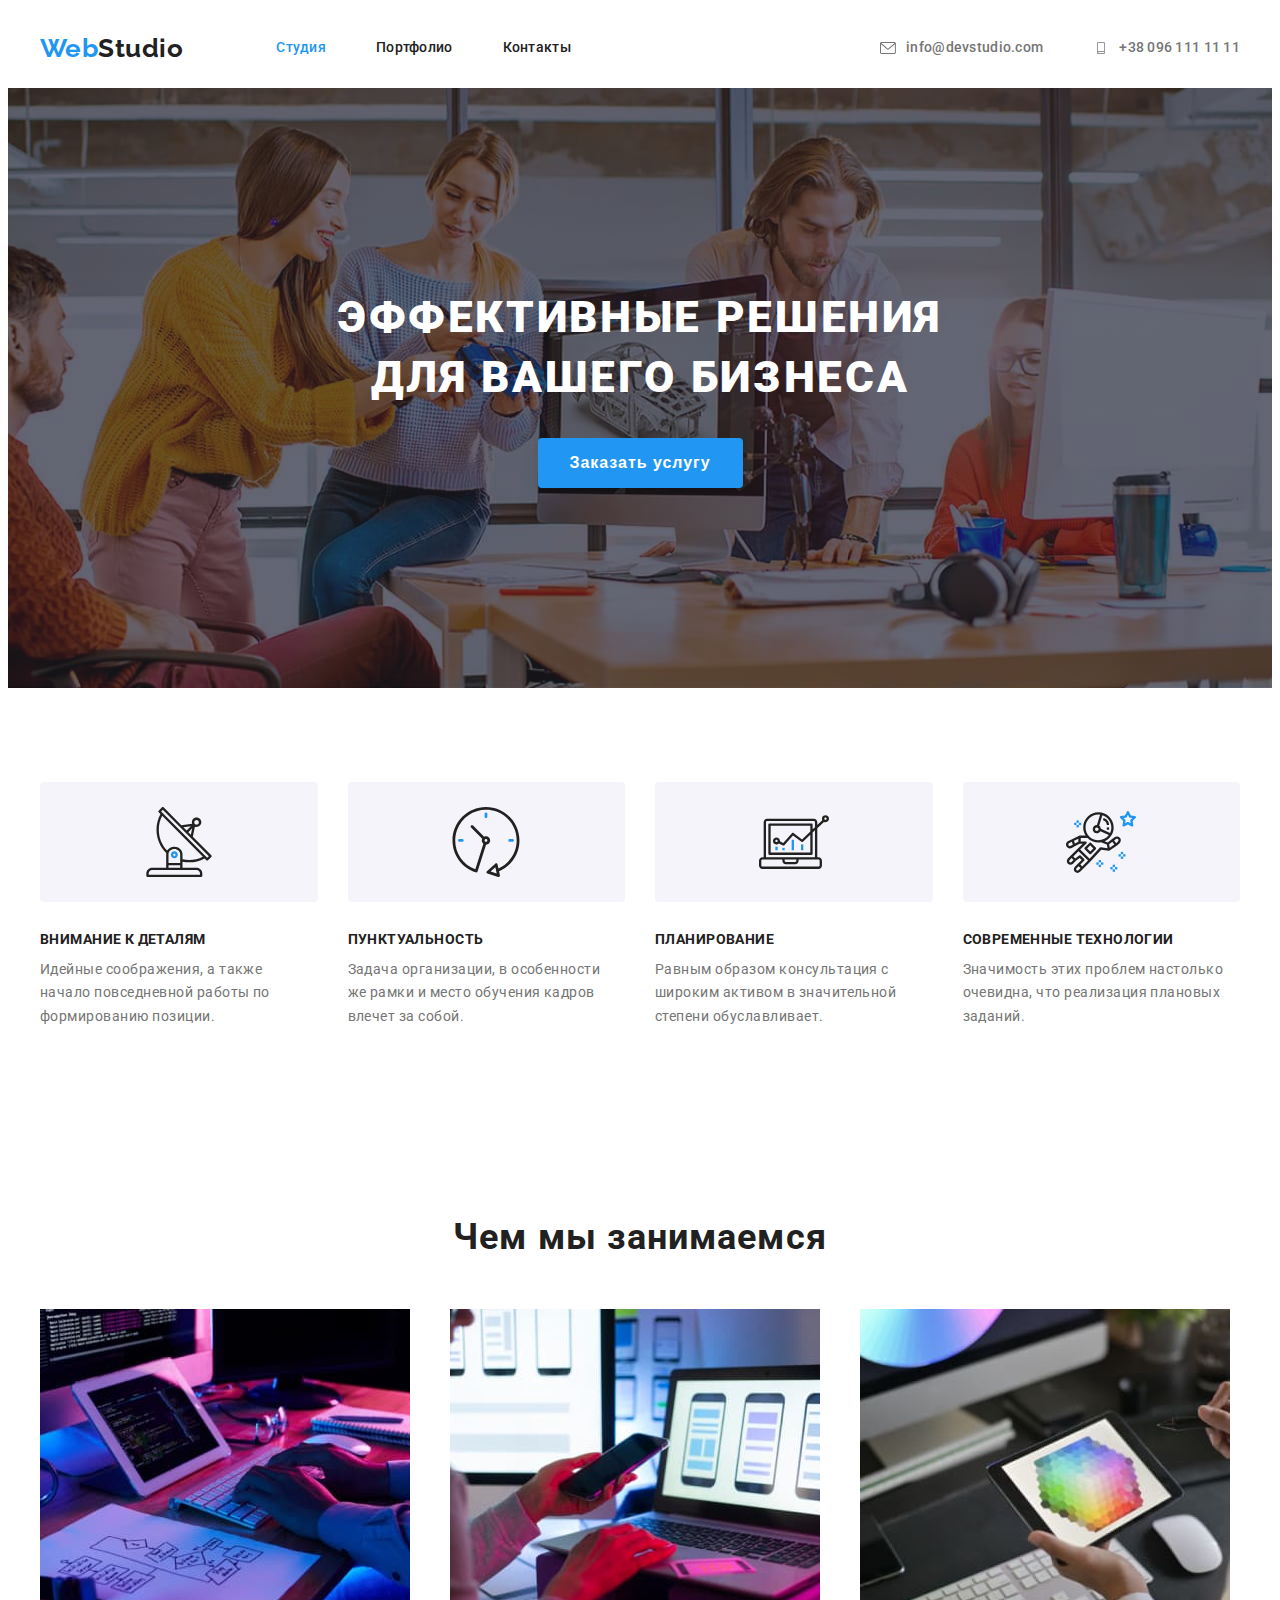
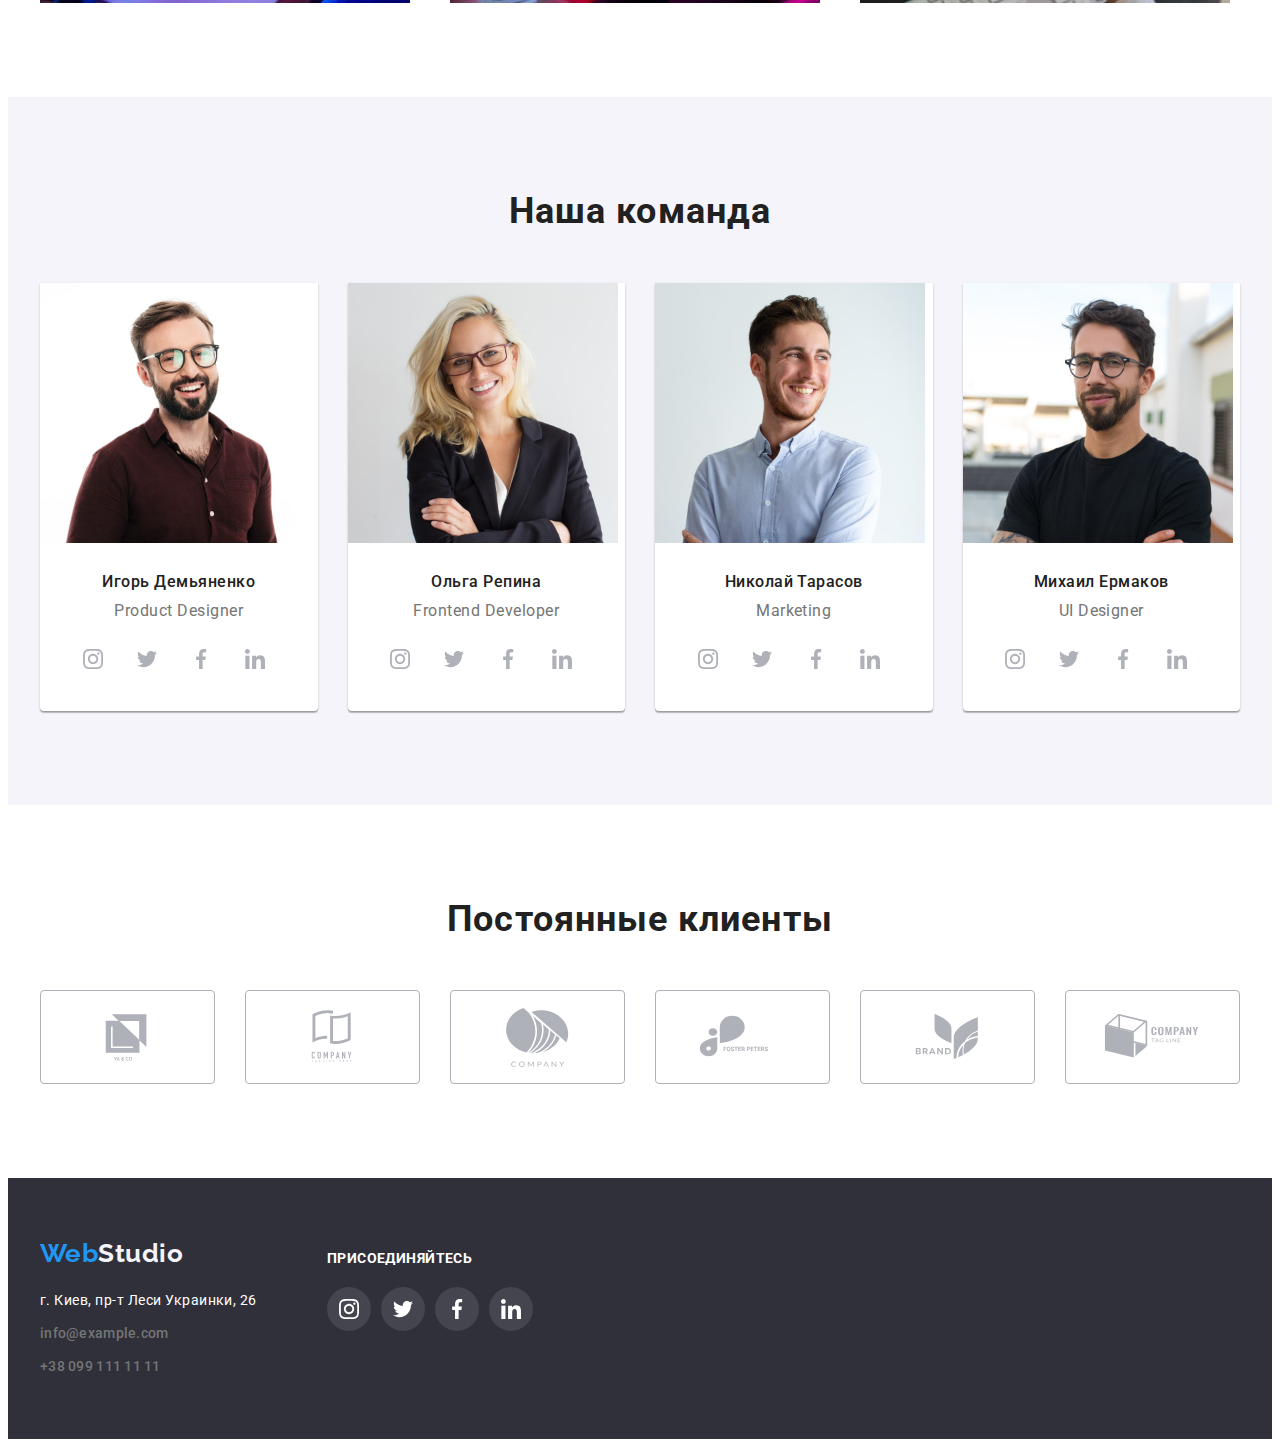
<file: index.html>
<!DOCTYPE html>
<html lang="ru">

<head>
  <meta charset="UTF-8" />
  <meta http-equiv="X-UA-Compatible" content="IE=edge" />
  <meta name="viewport" content="width=device-width, initial-scale=1.0" />
  <title>Главная страница</title>
  <link rel="preconnect" href="https://fonts.gstatic.com" />
  <link href="https://fonts.googleapis.com/css2?family=Raleway:wght@700&family=Roboto:wght@400;500;700;900&display=swap"
    rel="stylesheet" />
  <link rel="stylesheet" href="https://cdnjs.cloudflare.com/ajax/libs/modern-normalize/1.0.0/modern-normalize.min.css"
    integrity="sha512-ISS7cAi1PEhQ8jnbJpJZMd29NlhNj4AWYyLOSp2CE/CsHxTCu+r+t0D2yoJudVrd0/8fTVPUVDzY5Tvli75u/g=="
    crossorigin="anonymous" />
  <link rel="stylesheet" href="./css/style.css" />
</head>

<body>
  <header>
    <!-- НАВИГАЦИЯ -->
    <div class="container main-nav">
      <nav class="main-nav">
        <a class="logo" href="./index.html"><span class="part-logo">Web</span>Studio</a>
        <ul class="list site-nav">
          <li class="item">
            <a class="link studio current" href="./index.html"> Студия </a>
          </li>

          <li class="item">
            <a class="link portfolio" href="./portfolio.html"> Портфолио </a>
          </li>

          <li class="item">
            <a class="link contact" href=""> Контакты </a>
          </li>
        </ul>
      </nav>

      <!-- КОНТАКТЫ -->
      <ul class="list contact-us">
        <li class="item">
          <a class="email" href="mailto:info@devstudio.com">
            <svg class="icon-mail">
              <use href="./images/icons.svg#icon-mail"></use>
            </svg>
            info@devstudio.com
          </a>
        </li>

        <li class="item">
          <a class="number" href="tel:+380991111111">
            <svg class="icon-phone">
              <use href="./images/icons.svg#icon-phone"></use>
            </svg>
            +38 096 111 11 11
          </a>
        </li>
      </ul>
    </div>
  </header>
  <main>
    <!-- ГЛАВНАЯ СЕКЦИЯ -->
    <section class="main section-pos">
      <h1 class="main-title">Эффективные решения<br />для вашего бизнеса</h1>
      <button type="button" class="main-button">Заказать услугу</button>
    </section>

    <!-- НАШИ ПРЕИМУЩЕСТВА -->
    <section class="preference section-pos">
      <div class="container">
        <h2 class="all-title preference-title visually-hidden">
          Преимущества
        </h2>
        <ul class="list main-preference">
          <li class="item">
            <div class="thumb-1">
              <svg class="icon">
                <use href="./images/icons.svg#icon-antenna"></use>
              </svg>
            </div>

            <h3 class="title all-title">Внимание к деталям</h3>
            <p class="table-of-contents">
              Идейные соображения, а также<br />
              начало повседневной работы по <br />
              формированию позиции.
            </p>
          </li>

          <li class="item">
            <div class="thumb-1">
              <svg class="icon">
                <use href="./images/icons.svg#icon-clock"></use>
              </svg>
            </div>
            <h3 class="title all-title">Пунктуальность</h3>
            <p class="table-of-contents">
              Задача организации, в особенности <br />
              же рамки и место обучения кадров <br />
              влечет за собой.
            </p>
          </li>

          <li class="item">
            <div class="thumb-1">
              <svg class="icon">
                <use href="./images/icons.svg#icon-diagram"></use>
              </svg>
            </div>
            <h3 class="title all-title">Планирование</h3>
            <p class="table-of-contents">
              Равным образом консультация с <br />
              широким активом в значительной <br />
              степени обуславливает.
            </p>
          </li>

          <li class="item">
            <div class="thumb-1">
              <svg class="icon">
                <use href="./images/icons.svg#icon-astronaut-1"></use>
              </svg>
            </div>
            <h3 class="title all-title">Современные технологии</h3>
            <p class="table-of-contents">
              Значимость этих проблем настолько <br />
              очевидна, что реализация плановых <br />
              заданий.
            </p>
          </li>
        </ul>
      </div>
    </section>

    <!-- УСЛУГИ -->
    <section class="projects section-pos">
      <div class="container">
        <h2 class="all-title">Чем мы занимаемся</h2>
        <ul class="list main-projects">
          <li class="item">
            <img class="photo-box" src="./images/box1.jpeg" alt="1 сфера" width="370" />
          </li>

          <li class="item">
            <img class="photo-box" src="./images/box2.jpeg" alt="2 сфера" width="370" />
          </li>

          <li class="item">
            <img class="photo-box" src="./images/box3.jpeg" alt="3 сфера" width="370" />
          </li>
        </ul>
      </div>
    </section>

    <!-- КОМАНДА -->
    <section class="team section-pos">
      <div class="container">
        <h2 class="all-title">Наша команда</h2>
        <ul class="list main-team">
          <li class="item team-card-disagn">
            <img class="photo-box" src="./images/worker1.jpeg" alt="Фото сотрудника" width="270" />
            <h3 class="worker-name all-title">Игорь Демьяненко</h3>
            <p class="table">Product Designer</p>
            <ul class="list social-list">
              <li class="social-link-list">
                <a href="" class="social-link-icon circle">
                  <svg class="team-soc-icon">
                    <use href="./images/icons.svg#icon-instagram-2"></use>
                  </svg>
                </a>
              </li>

              <li class="social-link-list">
                <a href="" class="social-link-icon circle">
                  <svg class="team-soc-icon">
                    <use href="./images/icons.svg#icon-twitter-1"></use>
                  </svg>
                </a>
              </li>

              <li class="social-link-list">
                <a href="" class="social-link-icon circle">
                  <svg class="team-soc-icon">
                    <use href="./images/icons.svg#icon-facebook-1"></use>
                  </svg>
                </a>
              </li>

              <li class="social-link-list">
                <a href="" class="social-link-icon circle">
                  <svg class="team-soc-icon">
                    <use href="./images/icons.svg#icon-linkedin-1"></use>
                  </svg>
                </a>
              </li>
            </ul>
          </li>

          <li class="item team-card-disagn">
            <img class="photo-box" src="./images/worker2.jpeg" alt="Фото сотрудника" width="270" />
            <h3 class="worker-name all-title">Ольга Репина</h3>
            <p class="table">Frontend Developer</p>
            <ul class="list social-list">
              <li class="social-link-list">
                <a href="" class="social-link-icon circle">
                  <svg class="team-soc-icon">
                    <use href="./images/icons.svg#icon-instagram-2"></use>
                  </svg>
                </a>
              </li>

              <li class="social-link-list">
                <a href="" class="social-link-icon circle">
                  <svg class="team-soc-icon">
                    <use href="./images/icons.svg#icon-twitter-1"></use>
                  </svg>
                </a>
              </li>

              <li class="social-link-list">
                <a href="" class="social-link-icon circle">
                  <svg class="team-soc-icon">
                    <use href="./images/icons.svg#icon-facebook-1"></use>
                  </svg>
                </a>
              </li>

              <li class="social-link-list">
                <a href="" class="social-link-icon circle">
                  <svg class="team-soc-icon">
                    <use href="./images/icons.svg#icon-linkedin-1"></use>
                  </svg>
                </a>
              </li>
            </ul>
          </li>


          <li class="item team-card-disagn">
            <img class="photo-box" src="./images/worker3.jpeg" alt="Фото сотрудника" width="270" />
            <h3 class="worker-name all-title">Николай Тарасов</h3>
            <p class="table">Marketing</p>
            <ul class="list social-list">
              <li class="social-link-list">
                <a href="" class="social-link-icon circle">
                  <svg class="team-soc-icon">
                    <use href="./images/icons.svg#icon-instagram-2"></use>
                  </svg>
                </a>
              </li>

              <li class="social-link-list">
                <a href="" class="social-link-icon circle">
                  <svg class="team-soc-icon">
                    <use href="./images/icons.svg#icon-twitter-1"></use>
                  </svg>
                </a>
              </li>

              <li class="social-link-list">
                <a href="" class="social-link-icon circle">
                  <svg class="team-soc-icon">
                    <use href="./images/icons.svg#icon-facebook-1"></use>
                  </svg>
                </a>
              </li>

              <li class="social-link-list">
                <a href="" class="social-link-icon circle">
                  <svg class="team-soc-icon">
                    <use href="./images/icons.svg#icon-linkedin-1"></use>
                  </svg>
                </a>
              </li>
            </ul>
          </li>


          <li class="item team-card-disagn">
            <img class="photo-box" src="./images/worker4.jpeg" alt="Фото сотрудника" width="270" />
            <h3 class="worker-name all-title">Михаил Ермаков</h3>
            <p class="table">UI Designer</p>
            <ul class="list social-list">
              <li class="social-link-list">
                <a href="" class="social-link-icon circle">
                  <svg class="team-soc-icon">
                    <use href="./images/icons.svg#icon-instagram-2"></use>
                  </svg>
                </a>
              </li>

              <li class="social-link-list">
                <a href="" class="social-link-icon circle">
                  <svg class="team-soc-icon">
                    <use href="./images/icons.svg#icon-twitter-1"></use>
                  </svg>
                </a>
              </li>

              <li class="social-link-list">
                <a href="" class="social-link-icon circle">
                  <svg class="team-soc-icon">
                    <use href="./images/icons.svg#icon-facebook-1"></use>
                  </svg>
                </a>
              </li>

              <li class="social-link-list">
                <a href="" class="social-link-icon circle">
                  <svg class="team-soc-icon">
                    <use href="./images/icons.svg#icon-linkedin-1"></use>
                  </svg>
                </a>
              </li>
            </ul>
          </li>
        </ul>
      </div>
    </section>
    <section class="clients">
      <div class="container section-pos">
        <h2 class="all-title">Постоянные клиенты</h2>
        <ul class="clients-list list">
          <li class="item">

            <a href="" class="clients-link-logo">
              <svg class="clients-logo">
                <use href="./images/icons.svg#icon-logo-1"></use>
              </svg>
            </a>

          </li>

          <li class="item">

            <a href="" class="clients-link-logo">
              <svg class="clients-logo">
                <use href="./images/icons.svg#icon-logo-2"></use>
              </svg>
            </a>

          </li>

          <li class="item">

            <a href="" class="clients-link-logo">
              <svg class="clients-logo">
                <use href="./images/icons.svg#icon-group"></use>
              </svg>
            </a>

          </li>

          <li class="item">

            <a href="" class="clients-link-logo">
              <svg class="clients-logo">
                <use href="./images/icons.svg#icon-logo-4"></use>
              </svg>
            </a>

          </li>

          <li class="item">

            <a href="" class="clients-link-logo">
              <svg class="clients-logo">
                <use href="./images/icons.svg#icon-logo-5"></use>
              </svg>
            </a>

          </li>

          <li class="item">

            <a href="" class="clients-link-logo">
              <svg class="clients-logo">
                <use href="./images/icons.svg#icon-logo-6"></use>
              </svg>
            </a>

          </li>

        </ul>
      </div>

    </section>
  </main>

  <!-- ПОДВАЛ САЙТА -->
  <footer class="down-part section-pos">
    <div class="container">
      <div class="footer-left-content">
        <a class="logo logo-position" href="/index.html"><span class="part-logo">Web</span>Studio
        </a>
        <address class="our-address pos-table-footer">

          <ul class="list">
            <li>
              <p>г. Киев, пр-т Леси Украинки, 26</p>
            </li>
            <li class="pos-table-footer">
              <a class="email-footer" href="mailto:info@example.com">
                info@example.com
              </a>
            </li>

            <li class="pos-table-footer num-li-footer">
              <a class="number-footer" href="tel:+380991111111">
                +38 099 111 11 11
              </a>
            </li>
          </ul>
        </address>
      </div>


      <div class="join">
        <p class="join-title">Присоединяйтесь</p>
        <ul class="list join-list">

          <li>
            <a class="join-icon" href="">
              <svg class="join-icon-logo">
                <use href="./images/icons.svg#icon-instagram-2">
                </use>
              </svg>
            </a>
          </li>

          <li>
            <a class="join-icon" href="">
              <svg class="join-icon-logo">
                <use href="./images/icons.svg#icon-twitter-1">
                </use>
              </svg>
            </a>
          </li>
          <li>
            <a class="join-icon" href="">
              <svg class="join-icon-logo">
                <use href="./images/icons.svg#icon-facebook-1">
                </use>
              </svg>
            </a>
          </li>
          <li>

            <a class="join-icon" href="">
              <svg class="join-icon-logo">
                <use href="./images/icons.svg#icon-linkedin-1">
                </use>
              </svg>
            </a>
          </li>

        </ul>
      </div>
    </div>
  </footer>
</body>

</html>
</file>
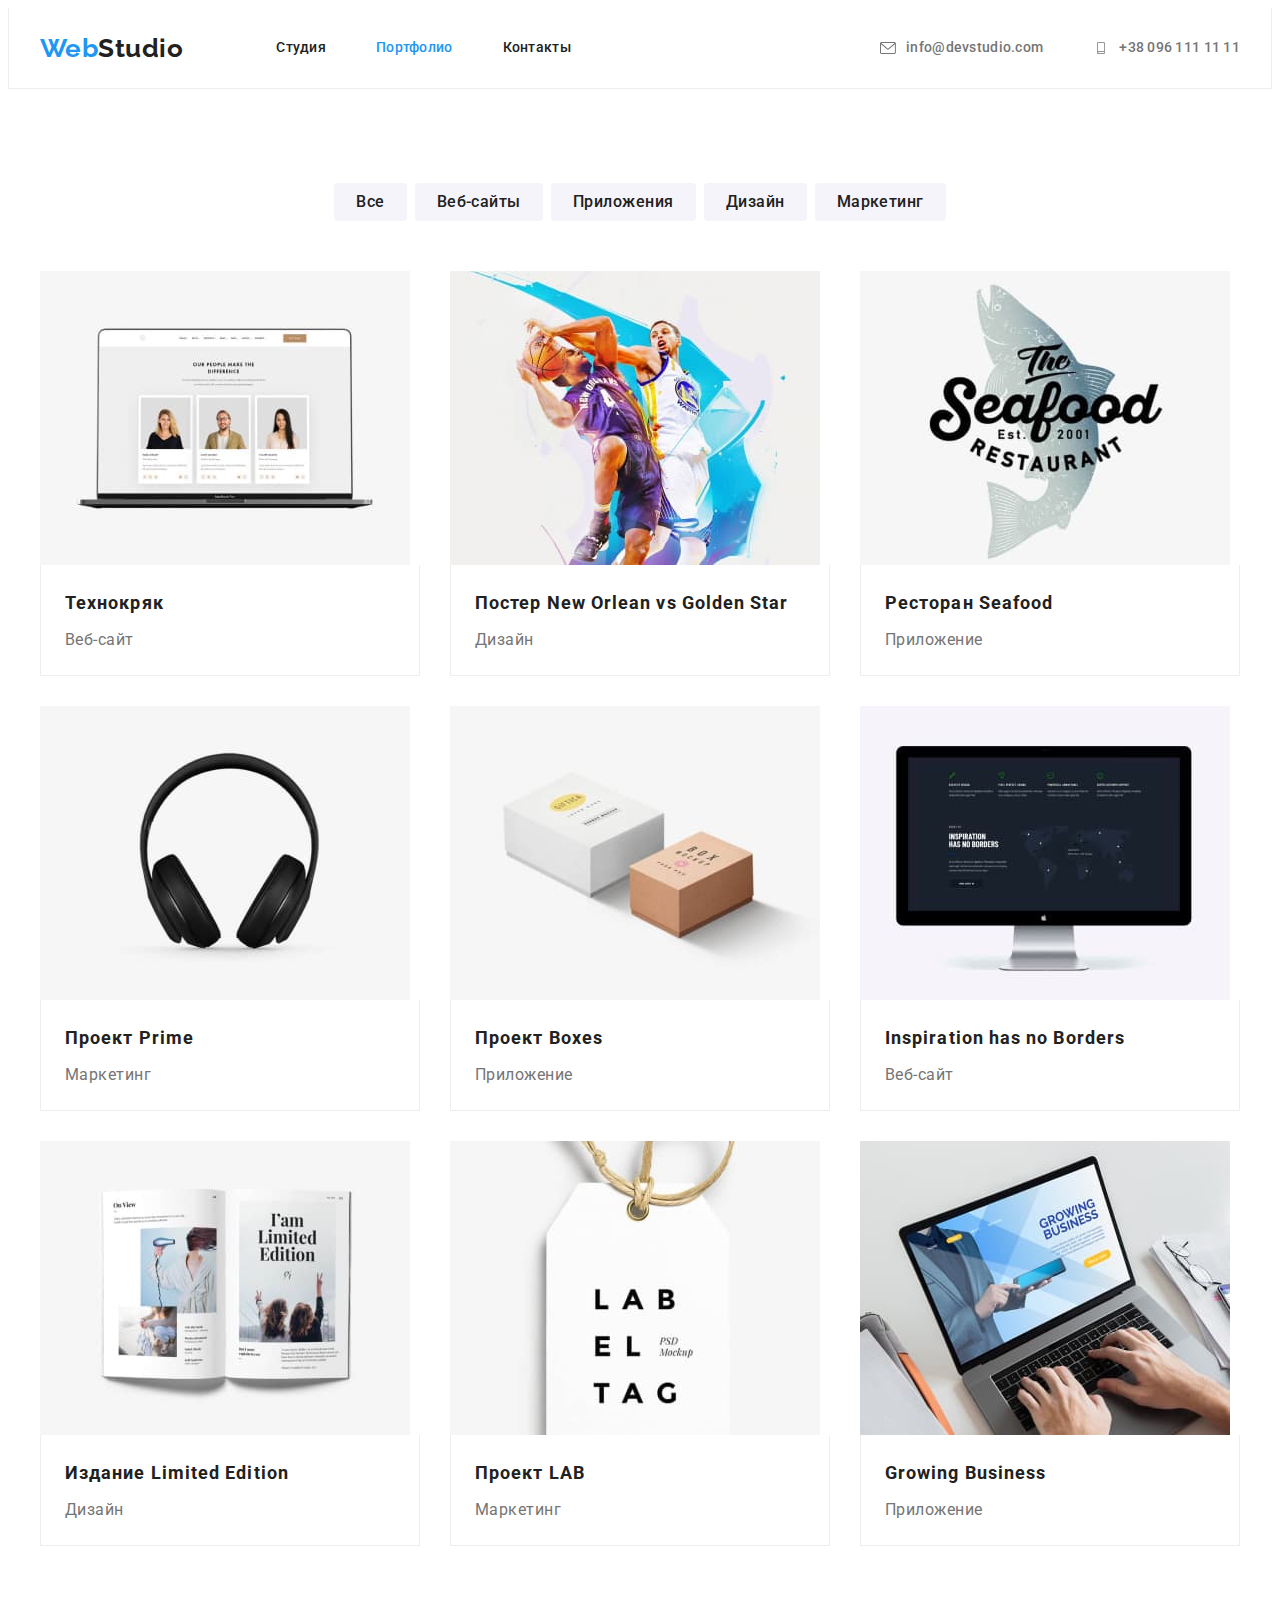
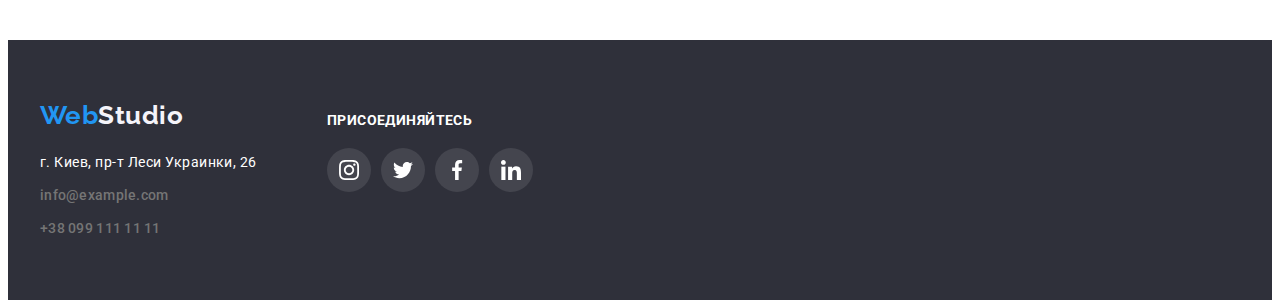
<file: portfolio.html>
<!DOCTYPE html>
<html lang="ru">
  <head>
    <meta charset="UTF-8" />
    <meta http-equiv="X-UA-Compatible" content="IE=edge" />
    <meta name="viewport" content="width=device-width, initial-scale=1.0" />
    <title>Портфолио</title>
    <link rel="preconnect" href="https://fonts.gstatic.com" />
    <link
      href="https://fonts.googleapis.com/css2?family=Raleway:wght@700&family=Roboto:wght@400;500;700;900&display=swap"
      rel="stylesheet"
    />
    <link
      rel="stylesheet"
      href="https://cdnjs.cloudflare.com/ajax/libs/modern-normalize/1.0.0/modern-normalize.min.css"
      integrity="sha512-ISS7cAi1PEhQ8jnbJpJZMd29NlhNj4AWYyLOSp2CE/CsHxTCu+r+t0D2yoJudVrd0/8fTVPUVDzY5Tvli75u/g=="
      crossorigin="anonymous"
    />
    <link rel="stylesheet" href="./css/style.css" />
  </head>
  <body>
    <!-- ШАПКА -->
    <header class="outline">
      <!-- НАВИГАЦИЯ -->
      <div class="container main-nav">
        <nav class="main-nav">
          <a class="logo" href="./index.html"
            ><span class="part-logo">Web</span>Studio</a
          >
          <ul class="list site-nav">
            <li class="item">
              <a class="link studio" href="./index.html">Студия</a>
            </li>
            <li class="item">
              <a class="link portfolio current" href="./portfolio.html"
                >Портфолио</a
              >
            </li>
            <li class="item"><a class="link contact" href="">Контакты</a></li>
          </ul>
        </nav>

        <!-- КОНТАКТНАЯ ИНФОРМАЦИЯ -->
        <ul class="list contact-us">
          <li class="item">
            <a class="email" href="mailto:info@devstudio.com">
              <svg class="icon-mail">
                <use href="./images/svg-sprite.svg#icon-mail"></use>
              </svg>
              info@devstudio.com
            </a>
          </li>
          <li class="item">
            <a class="number" href="tel:+380991111111">
              <svg class="icon-phone">
                <use href="./images/svg-sprite.svg#icon-phone"></use>
              </svg>
              +38 096 111 11 11
            </a>
          </li>
        </ul>
      </div>
    </header>
    <main>
      <!-- ПОРТФОЛИО -->
      <section class="section-pos">
        <!-- КНОПКИ -->
        <div class="container">
          <h1 class="portfolio-main-title visually-hidden">Портфолио</h1>
          <ul class="list buttons portfolio-buttons">
            <li class="item">
              <button class="button-all button-disagn" type="button">
                Все
              </button>
            </li>

            <li class="item">
              <button class="button-sites button-disagn" type="button">
                Веб-сайты
              </button>
            </li>

            <li class="item">
              <button class="button-apps button-disagn" type="button">
                Приложения
              </button>
            </li>

            <li class="item">
              <button class="button-disagn button-disagn" type="button">
                Дизайн
              </button>
            </li>

            <li class="item">
              <button class="button-marketing button-disagn" type="button">
                Маркетинг
              </button>
            </li>
          </ul>

          <!-- НАШИ ПРОЭКТЫ -->
          <ul class="list card-set">
            <li class="item">
              <a href="" class="link card-focus">
                <img
                src="./images/firstproject.jpeg"
                alt="Технокряк"
                width="370"
                />
                <div class="project-card-disagn">
                  <h2 class="portfolio-names">Технокряк</h2>
                  <p class="portolio-tables">Веб-сайт</p>
                </div>
              </a>
              
            </li>

            <li class="item">
              <a href="" class="link card-focus">
                <img
                src="./images/secondproject.jpeg"
                alt="Постер New Orlean vs Golden Star"
                width="370"
                />
                <div class="project-card-disagn">
                  <h2 class="portfolio-names">
                    Постер New Orlean vs Golden Star
                  </h2>
                  <p class="portolio-tables">Дизайн</p>
                </div>
              </a>
              
            </li>

            <li class="item">
              <a href="" class="link card-focus">
                <img
                src="./images/thirdproject.jpeg"
                alt="Ресторан Seafood"
                width="370"
                />
                <div class="project-card-disagn">
                  <h2 class="portfolio-names">Ресторан Seafood</h2>
                  <p class="portolio-tables">Приложение</p>
                </div>
              </a>
              
            </li>

            <li class="item card-disagn">
              <a href="" class="link card-focus">
                <img
                src="./images/fourthproject.jpeg"
                alt="Проект Prime"
                width="370"
                />
                <div class="project-card-disagn">
                  <h2 class="portfolio-names">Проект Prime</h2>
                  <p class="portolio-tables">Маркетинг</p>
                </div>
              </a>
              
            </li>

            <li class="item card-disagn">
              <a href="" class="link card-focus">
                <img
                src="./images/fifthproject.jpeg"
                alt="Проект Boxes"
                width="370"
                />
                <div class="project-card-disagn">
                  <h2 class="portfolio-names">Проект Boxes</h2>
                  <p class="portolio-tables">Приложение</p>
                </div>
              </a>
              
            </li>

            <li class="item card-disagn">
              <a href="" class="link card-focus">
                <img
                src="./images/sixthproject.jpeg"
                alt="Inspiration has no Borders"
                width="370"
                />
                <div class="project-card-disagn">
                  <h2 class="portfolio-names">Inspiration has no Borders</h2>
                  <p class="portolio-tables">Веб-сайт</p>
                </div>
              </a>
              
            </li>

            <li class="item card-disagn">
              <a href="" class="link card-focus">
                <img
                src="./images/seventhproject.jpeg"
                alt="Издание Limited Edition"
                width="370"
                />
                <div class="project-card-disagn">
                  <h2 class="portfolio-names">Издание Limited Edition</h2>
                  <p class="portolio-tables">Дизайн</p>
                </div>
              </a>
              
            </li>

            <li class="item card-disagn">
              <a href="" class="link card-focus">
                <img
                src="./images/eighthproject.jpeg"
                alt="Проект LAB"
                width="370"
                />
                <div class="project-card-disagn">
                  <h2 class="portfolio-names">Проект LAB</h2>
                  <p class="portolio-tables">Маркетинг</p>
                </div>
              </a>
              
            </li>

            <li class="item card-disagn">
              <a href="" class="link card-focus">
                <img
                src="./images/ninthproject.jpeg"
                alt="Growing Business"
                width="370"
                />
                <div class="project-card-disagn">
                  <h2 class="portfolio-names">Growing Business</h2>
                  <p class="portolio-tables">Приложение</p>
                </div>
              </a>
              
            </li>
          </ul>
        </div>
      </section>
    </main>

    <!-- ПОДВАЛ -->
    <footer class="down-part section-pos">
      <div class="container">
        <div class="footer-left-content">
          <a class="logo logo-position" href="/index.html"
            ><span class="part-logo">Web</span>Studio
          </a>
          <address class="our-address pos-table-footer">
            <ul class="list">
              <li>
                <p>г. Киев, пр-т Леси Украинки, 26</p>
              </li>
              <li class="pos-table-footer">
                <a class="email-footer" href="mailto:info@example.com">
                  info@example.com
                </a>
              </li>

              <li class="pos-table-footer num-li-footer">
                <a class="number-footer" href="tel:+380991111111">
                  +38 099 111 11 11
                </a>
              </li>
            </ul>
          </address>
        </div>

        <div class="join">
          <p class="join-title">Присоединяйтесь</p>
          <ul class="list join-list">
            <li>
              <a class="join-icon" href="">
                <svg class="join-icon-logo">
                  <use href="./images/icons.svg#icon-instagram-2"></use>
                </svg>
              </a>
            </li>

            <li>
              <a class="join-icon" href="">
                <svg class="join-icon-logo">
                  <use href="./images/icons.svg#icon-twitter-1"></use>
                </svg>
              </a>
            </li>
            <li>
              <a class="join-icon" href="">
                <svg class="join-icon-logo">
                  <use href="./images/icons.svg#icon-facebook-1"></use>
                </svg>
              </a>
            </li>
            <li>
              <a class="join-icon" href="">
                <svg class="join-icon-logo">
                  <use href="./images/icons.svg#icon-linkedin-1"></use>
                </svg>
              </a>
            </li>
          </ul>
        </div>
      </div>
    </footer>
  </body>
</html>
</file>
<file: css/style.css>
:root {
  --all-titles-color: #212121;
  --navigation-text-color: #212121;
  --contact-us-font: #757575;
  --contact-us-icon-color: #757575;
  /* --primary-text-color: #212121; */
  --primary-text-color: #757575;

  --main-title-text-color: #ffffff;
  --main-title-backround: #2f303a;
  --accent-color: #2196f3;
  --background-buttons: #f5f4fa;
  --preference-table-color: #757575;
  --team-background-color: #f5f4fa;
  --team-card-disagn: #ffffff;
  --team-table-color: #757575;
  --footer-background-color: #2f303a;
  --footer-logo-color: #f5f4fa;
  --footer-our-address-color: #ffffff;
  --join-title-text-color: #ffffff;
  --join-icon-logo-color: #ffffff;
  --buttons-text-color: #212121;
  --portfolio-table-color: #757575;
  --portfolio-button-active: #ffffff;
  --portfolio-button-background: #f5f4fa;
  --card-set-gap: 30px;
}
/* Устанавливаем стандартные цвета 
и шрифты */

body {
  color: var(--primary-text-color);

  font-family: "Roboto", "Oxygen", "Ubuntu", "Cantarell", "Fira Sans",
    "Droid Sans", "Helvetica Neue", sans-serif;

  letter-spacing: 0.03em;
  font-size: 16px;
  line-height: 1.18;
}

/* Область для контента */

.container {
  width: 1200px;
  padding-left: 15px;
  padding-right: 15px;
  margin: 0 auto;
}
/* Пречет тэг */
.visually-hidden {
  position: absolute !important;
  clip: rect(1px 1px 1px 1px);
  clip: rect(1px, 1px, 1px, 1px);
  padding: 0 !important;
  border: 0 !important;
  height: 1px !important;
  width: 1px !important;
  overflow: hidden;
}
/* Сбрасывает стандартные настройки */

h1,
h2,
h3,
h4,
h5,
h6,
p {
  margin: 0;
}

.list {
  list-style: none;
  margin: 0;
  padding: 0;
}
.link {
  text-decoration: none;
}
/* Картинкам меняем дисплей, 
что бы убрать стандартный отступы 
*/

img {
  display: block;
  max-width: 100%;
  height: auto;
}
/* Отспуты секций */
.section-pos.main {
  padding-top: 200px;
  padding-bottom: 200px;
}

.section-pos.down-part {
  padding-top: 60px;
  padding-bottom: 60px;
}

.section-pos {
  padding-top: 94px;
  padding-bottom: 94px;
}

/* Шапка */
.outline {
  border: 1px solid #eeeeee;
  border-top: none;
}

.main-nav {
  display: flex;
  align-items: center;
}

.logo {
  display: flex;
  text-decoration: none;
  color: var(--navigation-text-color);
  font-family: "Raleway", sans-serif;
  font-weight: 700;
  font-size: 26px;
  line-height: 1.19;
}

.part-logo {
  color: var(--accent-color);
}

.site-nav {
  display: flex;
  margin-left: 93px;

  color: var(--navigation-text-color);

  line-height: 1.14em;
  letter-spacing: 0.02em;

  font-weight: 500;
  font-size: 14px;
}
.site-nav .link {
  display: block;

  padding-top: 32px;
  padding-bottom: 32px;
}
/* .site-nav .item {
  margin-right: 50px;
}
.site-nav .item:last-child {
  margin-right: 0;
} */

.site-nav .item:not(:last-child) {
  margin-right: 50px;
}

.contact-us {
  display: flex;
  margin-left: auto;
}

.contact-us .item:not(:last-child) {
  margin-right: 50px;
}

.contact-us .email {
  color: var(--contact-us-font);

  text-decoration: none;

  font-weight: 500;
  font-size: 14px;

  line-height: 1.14em;
  letter-spacing: 0.02em;
}
.item .email,
.item .number {
  display: flex;

  align-items: center;
}
.icon-mail,
.icon-phone {
  /* display: inline-block; */
  width: 16px;
  height: 12px;
  margin-right: 10px;
  fill: var(--contact-us-icon-color);
}

.contact-us .email:hover,
.contact-us .email:focus,
.contact-us .number:hover,
.contact-us .number:focus {
  color: var(--accent-color);
}

.contact-us .email:hover .icon-mail,
.contact-us .email:focus .icon-mail,
.contact-us .number:hover .icon-phone,
.contact-us .number:focus .icon-phone {
  fill: var(--accent-color);
}

.contact-us .email:focus {
  color: var(--accent-color);
}

.contact-us .number {
  color: var(--contact-us-font);

  text-decoration: none;

  font-weight: 500;
  font-size: 14px;

  line-height: 1.14em;
  letter-spacing: 0.02em;
}

.site-nav .link {
  color: var(--navigation-text-color);

  text-decoration: none;
}

.site-nav .link:hover,
.site-nav .link:focus {
  color: var(--accent-color);
}

.site-nav .studio.current {
  color: var(--accent-color);
}

.site-nav .portfolio.current {
  color: var(--accent-color);
}

/* Основной блок */
.all-title {
  color: var(--all-titles-color);
}

.main {
  /* height: 600px; */
  /* display: flex;
  flex-direction: column;
  justify-content: center; */

  margin: 0 auto;

  background-color: var(--main-title-backround);

  text-align: center;

  background-image: linear-gradient(
      rgba(47, 48, 58, 0.4),
      rgba(47, 48, 58, 0.4)
    ),
    url("../images/main-section/bg-opt.jpeg");

  background-repeat: no-repeat;
  background-position: center;
  background-size: cover;
}
.main-title {
  /* padding-top: 200px; */
  margin-bottom: 30px;
  margin-top: 0px;

  color: var(--main-title-text-color);

  font-weight: 900;
  font-size: 44px;

  line-height: 1.36em;
  letter-spacing: 0.06em;

  text-transform: uppercase;
}
.main-button {
  background: var(--accent-color);
  padding: 10px 32px 10px 32px;

  min-width: 200px;

  color: var(--main-title-text-color);

  text-decoration: none;

  font-weight: bold;
  font-size: 16px;

  line-height: 1.87em;
  letter-spacing: 0.06em;

  cursor: pointer;

  box-shadow: 0px 4px 4px rgba(0, 0, 0, 0.15);
  border-radius: 4px;
  border: none;
}

.main .main-button:hover,
.main-button:focus {
  background: #188ce8;
}

/* Преимущества */

.preference .preference-title {
  text-align: center;
  margin-bottom: 35px;
}

.main-preference {
  display: flex;
  flex-wrap: wrap;

  margin-left: calc(-1 * var(--card-set-gap));
  margin-top: calc(-1 * var(--card-set-gap));

  font-size: 14px;
}

.main-preference .thumb-1 {
  display: flex;
  justify-content: center;
  align-items: center;
  width: 100%;
  height: 120px;
  background: #f5f4fa;
  border-radius: 4px;
  margin-bottom: 30px;
}
.icon {
  width: 70px;
  height: 70px;
  background-position: center;

  align-items: center;
}

.main-preference .item {
  flex-basis: calc(100% / 4 - var(--card-set-gap));

  margin-left: var(--card-set-gap);
  margin-top: var(--card-set-gap);
}

.main-preference .title {
  margin-bottom: 10px;

  font-weight: bold;
  font-size: 14px;

  line-height: 1.14;
  letter-spacing: 0.03em;

  text-transform: uppercase;
}

.main-preference .table-of-contents {
  color: var(--preference-table-color);

  font-size: 14px;
  line-height: 1.71em;
}

/* Чем мы занимаемся */

.main-projects {
  display: flex;
  flex-wrap: wrap;
  justify-content: space-around;
  margin-left: calc(-1 * var(--card-set-gap));
  margin-top: calc(-1 * var(--card-set-gap));
}

.main-projects .item {
  flex-basis: calc(100% / 3 - var(--card-set-gap));

  margin-left: var(--card-set-gap);
  margin-top: var(--card-set-gap);
}

.projects .all-title,
.team .all-title,
.clients .all-title {
  margin-bottom: 50px;

  font-weight: bold;
  font-size: 36px;

  text-align: center;

  line-height: 1.16em;
  letter-spacing: 0.03em;
}

/* Команда */

.main-team {
  display: flex;
  flex-wrap: wrap;

  margin-left: calc(-1 * var(--card-set-gap));
  margin-top: calc(-1 * var(--card-set-gap));
}

.team-card-disagn {
  background: var(--team-card-disagn);

  box-shadow: 0px 1px 3px rgba(0, 0, 0, 0.12), 0px 1px 1px rgba(0, 0, 0, 0.14),
    0px 2px 1px rgba(0, 0, 0, 0.2);
  border-radius: 0px 0px 4px 4px;
}
.main-team .item {
  flex-basis: calc(100% / 4 - var(--card-set-gap));
  margin-left: var(--card-set-gap);
  margin-top: var(--card-set-gap);

  padding-bottom: 30px;
}

.team {
  background-color: var(--team-background-color);
}

.team .photo-box {
  margin-bottom: 30px;
}

/* .team .all-title {
  margin-bottom: 50px;

  font-weight: bold;
  font-size: 36px;

  text-align: center;

  line-height: 1.16em;
  letter-spacing: 0.03em;
} */

.team .table {
  /* color: var(--team-table-color); */
  text-align: center;

  margin-top: 10px;
  /* padding-bottom: 30px; */

  font-size: 16px;
  line-height: 1.18em;
  letter-spacing: 0.03em;
}

.team .worker-name {
  margin: 0;
  text-align: center;

  font-family: Roboto;
  font-weight: 500;
  font-size: 16px;

  line-height: 1.18em;
}
.social-list {
  display: flex;
  justify-content: center;

  margin-top: 16px;
}

.social-link-list .circle {
  display: flex;

  margin-right: 10px;

  align-items: center;
  height: 44px;
  width: 44px;
  /* background-color: var(--accent-color); */
  fill: #afb1b8;

  background-size: 20px;
  /* background-position: center; */
  border-radius: 50%;
}

.team-soc-icon {
  /* width: 20px; */
  height: 20px;
}

.circle:hover,
.circle:focus {
  background-color: var(--accent-color);
  fill: #ffffff;
}

/* Постоянные клиенты */
.clients-list {
  display: flex;
  flex-wrap: wrap;

  margin-left: -30px;
  margin-top: -50px;
}
.clients-list .item {
  display: flex;
  flex-basis: calc(100% / 6 - 30px);
  margin-left: 30px;
  margin-top: 50px;
}

.clients-link-logo {
  display: flex;
  justify-content: center;
  align-items: center;
  border: 1px solid #afb1b8;
  border-radius: 4px;
  width: 100%;
  height: 92px;
}
.item .clients-logo {
  width: 106px;
  height: 60px;
  fill: #afb1b8;

  cursor: pointer;
}
.clients-link-logo:hover .clients-logo,
.clients-link-logo:focus .clients-logo {
  fill: var(--accent-color);
}
.clients-link-logo:hover,
.clients-link-logo:focus {
  outline-color: #188ce8;
  border: 1px solid #188ce8;
}

/* footer */

.down-part {
  display: flex;
  /* justify-content: center; */
  background-color: var(--footer-background-color);

  height: auto;
}

.down-part .logo {
  color: var(--footer-logo-color);
}

.down-part .our-address {
  color: var(--footer-our-address-color);

  font-style: normal;
  font-size: 14px;

  line-height: 1.71em;
  /* margin-left: 215px; */
}

.down-part .email-footer {
  color: var(--contact-us-font);
  margin-bottom: 9px;

  text-decoration: none;

  font-weight: 500;
  font-size: 14px;

  letter-spacing: 0.02em;
  line-height: 1.71em;
  /* margin-left: 175px; */
}

.down-part .number-footer {
  color: var(--contact-us-font);

  text-decoration: none;

  font-weight: 500;
  font-size: 14px;

  line-height: 1.71em;
  letter-spacing: 0.02em;
  /* margin-left: 175px; */
}

.pos-table-footer.our-address {
  margin-top: 20px;
}
.pos-table-footer {
  margin-top: 9px;
}
.join-icon {
  display: flex;
  align-items: center;
  justify-content: center;
  width: 44px;
  height: 44px;
  background: rgba(255, 255, 255, 0.1);
  border-radius: 50%;
  margin-right: 10px;
}

.down-part .container {
  display: flex;
}
.footer-left-content {
  display: flex;
  flex-direction: column;

  margin-right: 70px;
}

.join {
  display: flex;
  flex-direction: column;
  padding-top: 12px;
}

.join-title {
  margin-bottom: 20px;

  font-weight: 700;
  font-size: 14px;

  letter-spacing: 0.03em;
  text-transform: uppercase;

  color: var(--join-title-text-color);
}

.join-list {
  display: flex;
}

.join-icon-logo {
  width: 20px;
  height: 20px;

  fill: var(--join-icon-logo-color);
}
.join-icon:hover,
.join-icon:focus {
  background: #2196f3;
}

/* Страница Портфолио */

.portfolio-main-title {
  text-align: center;
}
.buttons .button-all,
.button-sites,
.button-apps,
.button-disagn,
.button-marketing {
  color: var(--buttons-text-color);
  background-color: var(--background-buttons);

  padding: 6px 22px;
  text-align: center;

  font-weight: 500;
  font-size: 16px;

  line-height: 1.62em;
  letter-spacing: 0.03em;

  cursor: pointer;
}

.buttons .button-all:hover,
.buttons .button-sites:hover,
.buttons .button-apps:hover,
.buttons .button-disagn:hover,
.buttons .button-marketing:hover,
.buttons .button-all:focus,
.buttons .button-sites:focus,
.buttons .button-apps:focus,
.buttons .button-disagn:focus,
.buttons .button-marketing:focus {
  color: var(--portfolio-button-active);
  background-color: var(--accent-color);

  box-shadow: 0px 3px 1px rgba(0, 0, 0, 0.1), 0px 1px 2px rgba(0, 0, 0, 0.08),
    0px 2px 2px rgba(0, 0, 0, 0.12);
  border-radius: 4px;

  cursor: pointer;
}
.portfolio-buttons {
  display: flex;
  justify-content: center;

  margin-bottom: 50px;
}
.portfolio-buttons .item:not(:last-child) {
  margin-right: 8px;
}
.buttons .button-disagn {
  background: var(--portfolio-button-background);

  border: none;
  border-radius: 4px;

  font-family: Roboto;
  font-size: 16px;

  line-height: 26px;
  /* identical to box height, or 162% */

  text-align: center;
  letter-spacing: 0.03em;
}
.card-set {
  display: flex;
  flex-wrap: wrap;

  margin-left: calc(-1 * var(--card-set-gap));
  margin-top: calc(-1 * var(--card-set-gap));
}

.card-set > .item {
  flex-basis: calc(100% / 3 - var(--card-set-gap));

  margin-left: var(--card-set-gap);
  margin-top: var(--card-set-gap);
}
.card-set .item:hover,
.item > .card-focus:focus {
  box-shadow: 0px 1px 1px rgba(0, 0, 0, 0.12), 0px 4px 4px rgba(0, 0, 0, 0.06),
    1px 4px 6px rgba(0, 0, 0, 0.16);

  cursor: pointer;
}

.project-card-disagn {
  padding: 20px 24px;
  border: 1px solid #eeeeee;
  border-top: none;
}

.portfolio-names {
  color: var(--all-titles-color);
  margin: 0px;
  margin-bottom: 4px;

  font-weight: bold;
  font-size: 18px;

  line-height: 2em;
  letter-spacing: 0.06em;
}
.portolio-tables {
  color: var(--portfolio-table-color);

  font-size: 16px;

  line-height: 1.87em;
  letter-spacing: 0.03em;
}
</file>
